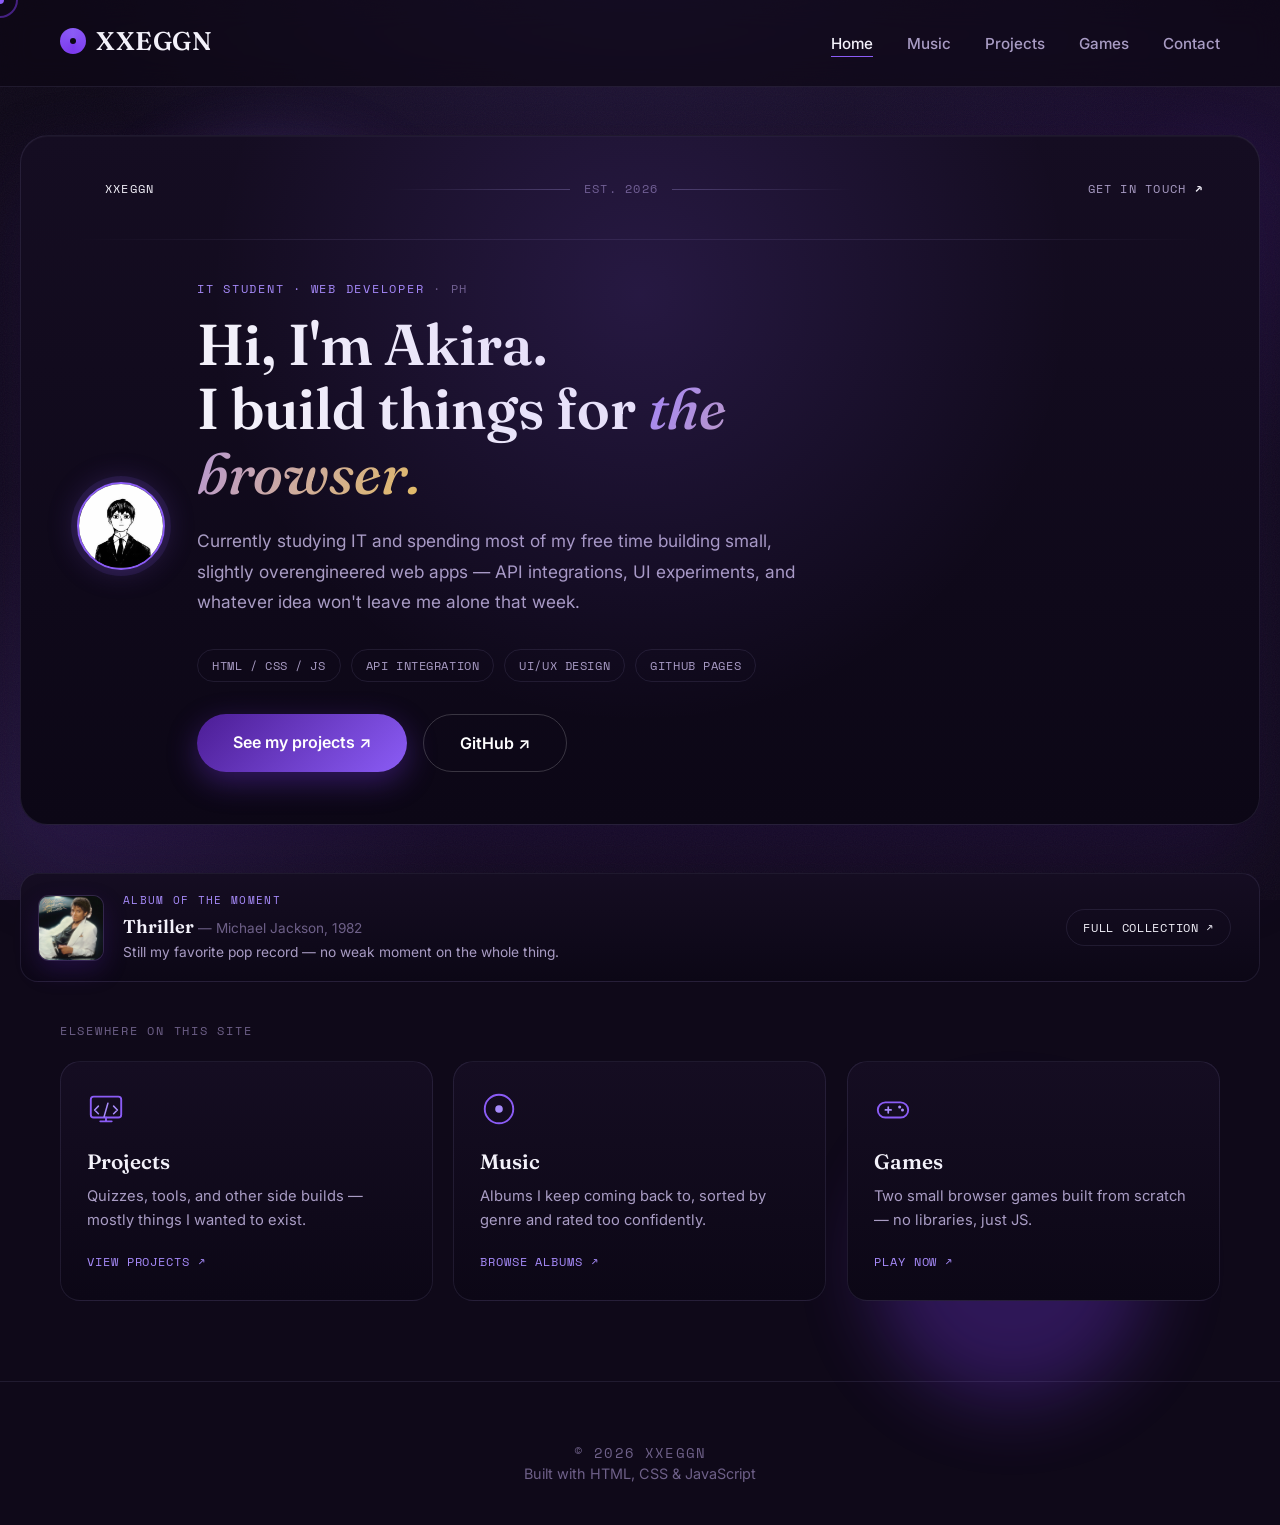
<file: index.html>
<!DOCTYPE html>
<html lang="en">
<head>
    <meta charset="UTF-8">
    <meta name="viewport" content="width=device-width, initial-scale=1.0">
    <title>XXEGGN — IT Student &amp; Web Developer</title>
    <meta name="description" content="Personal site of Akira (xxeggn) — IT student and web developer. Projects, music taste, and small browser games.">
    <link rel="icon" href="images/favicon-32.png" type="image/png">

    <link rel="preconnect" href="https://fonts.googleapis.com">
    <link rel="preconnect" href="https://fonts.gstatic.com" crossorigin>
    <link href="https://fonts.googleapis.com/css2?family=Fraunces:opsz,wght@9..144,500;9..144,600;9..144,900&family=Inter:wght@300;400;500;600;700&family=Space+Mono:wght@400;700&family=Permanent+Marker&display=swap" rel="stylesheet">

    <link rel="stylesheet" href="css/style.css">
    <link rel="stylesheet" href="css/animations.css">
    <link rel="stylesheet" href="css/hero-buttons.css">
    <link rel="stylesheet" href="css/creative-addons.css">
</head>
<body>

    <script>
        if (sessionStorage.getItem("xxeggn-visited")) {
            document.documentElement.classList.add("no-loader");
        } else {
            sessionStorage.setItem("xxeggn-visited", "1");
        }
    </script>

    <div id="loader">
        <div class="loader-rig">
            <div class="loader-vinyl"></div>
            <div class="loader-arm"></div>
        </div>
        <div class="loader-label">XXEGGN</div>
    </div>

    <div id="page-veil"></div>
    <div id="progress-bar"></div>
    <div class="cursor-dot"></div>
    <div class="cursor-outline"></div>

    <!-- Navigation -->
    <nav>
        <a href="index.html" class="logo"><span class="logo-mark"></span>XXEGGN</a>
        <ul>
            <li><a href="index.html" class="active-link">Home</a></li>
            <li><a href="music.html">Music</a></li>
            <li><a href="projects.html">Projects</a></li>
            <li><a href="games.html">Games</a></li>
            <li><a href="contact.html">Contact</a></li>
        </ul>
    </nav>

    <div class="orb-field"><div class="orb o1"></div><div class="orb o2"></div></div>

    <!-- HERO -->
    <section class="panel reveal">
        <div class="panel-top">
            <span class="pt-brand"><span class="logo-mark"></span>XXEGGN</span>
            <span class="pt-mid"><span class="rule"></span>EST. 2026<span class="rule"></span></span>
            <a href="contact.html" class="pt-link">Get in touch <strong>↗</strong></a>
        </div>
        <div class="panel-rule"></div>

        <div class="home-hero">
            <img src="images/profile/me.png" alt="Portrait" class="home-avatar">
            <div>
                <span class="home-eyebrow">IT Student · Web Developer <span>PH</span></span>
                <h1>Hi, I'm Akira.<br>I build things for <em>the browser.</em></h1>
                <p>Currently studying IT and spending most of my free time building small, slightly overengineered web apps — API integrations, UI experiments, and whatever idea won't leave me alone that week.</p>
                <div class="home-stack">
                    <span>HTML / CSS / JS</span>
                    <span>API Integration</span>
                    <span>UI/UX Design</span>
                    <span>GitHub Pages</span>
                </div>
                <div class="hero-buttons">
                    <a href="projects.html" class="btn">See my projects ↗</a>
                    <a href="https://github.com/xxeggn1" class="btn btn-outline" target="_blank" rel="noopener">GitHub ↗</a>
                </div>
            </div>
        </div>
    </section>

    <!-- ALBUM OF THE MOMENT -->
    <section class="aom reveal">
        <div class="aom-cover">
            <img src="images/albums/thriller.webp" alt="Thriller by Michael Jackson">
        </div>
        <div class="aom-body">
            <span class="aom-eyebrow">Album of the moment</span>
            <h2>Thriller <span>— Michael Jackson, 1982</span></h2>
            <p>Still my favorite pop record — no weak moment on the whole thing.</p>
        </div>
        <a href="music.html" class="aom-link">Full collection ↗</a>
    </section>

    <!-- EXPLORE -->
    <section class="explore reveal">
        <span class="explore-eyebrow">Elsewhere on this site</span>
        <div class="explore-grid">
            <a href="projects.html" class="explore-card">
                <div class="explore-icon">
                    <svg viewBox="0 0 40 40" fill="none" xmlns="http://www.w3.org/2000/svg">
                        <rect x="4" y="7" width="32" height="22" rx="3" stroke="#8B5CF6" stroke-width="2"/>
                        <path d="M14 33h12M20 29v4" stroke="#8B5CF6" stroke-width="2" stroke-linecap="round"/>
                        <path d="M12 17l-4 4 4 4M28 17l4 4-4 4M22 14l-4 14" stroke="#A78BFA" stroke-width="1.6" stroke-linecap="round" stroke-linejoin="round"/>
                    </svg>
                </div>
                <h3>Projects</h3>
                <p>Quizzes, tools, and other side builds — mostly things I wanted to exist.</p>
                <span class="explore-go">View projects ↗</span>
            </a>

            <a href="music.html" class="explore-card">
                <div class="explore-icon">
                    <svg viewBox="0 0 40 40" fill="none" xmlns="http://www.w3.org/2000/svg">
                        <circle cx="20" cy="20" r="15" stroke="#8B5CF6" stroke-width="2"/>
                        <circle cx="20" cy="20" r="4" fill="#A78BFA"/>
                    </svg>
                </div>
                <h3>Music</h3>
                <p>Albums I keep coming back to, sorted by genre and rated too confidently.</p>
                <span class="explore-go">Browse albums ↗</span>
            </a>

            <a href="games.html" class="explore-card">
                <div class="explore-icon">
                    <svg viewBox="0 0 40 40" fill="none" xmlns="http://www.w3.org/2000/svg">
                        <rect x="4" y="13" width="32" height="16" rx="8" stroke="#8B5CF6" stroke-width="2"/>
                        <path d="M12 21h6M15 18v6" stroke="#A78BFA" stroke-width="1.8" stroke-linecap="round"/>
                        <circle cx="27" cy="18" r="1.6" fill="#A78BFA"/>
                        <circle cx="30" cy="21" r="1.6" fill="#A78BFA"/>
                    </svg>
                </div>
                <h3>Games</h3>
                <p>Two small browser games built from scratch — no libraries, just JS.</p>
                <span class="explore-go">Play now ↗</span>
            </a>
        </div>
    </section>

    <footer class="footer">
        <p class="footer-mark">© 2026 XXEGGN</p>
        <p>Built with HTML, CSS &amp; JavaScript</p>
    </footer>

    <script src="js/script.js"></script>
    <script src="js/home.js"></script>
</body>
</html>
</file>
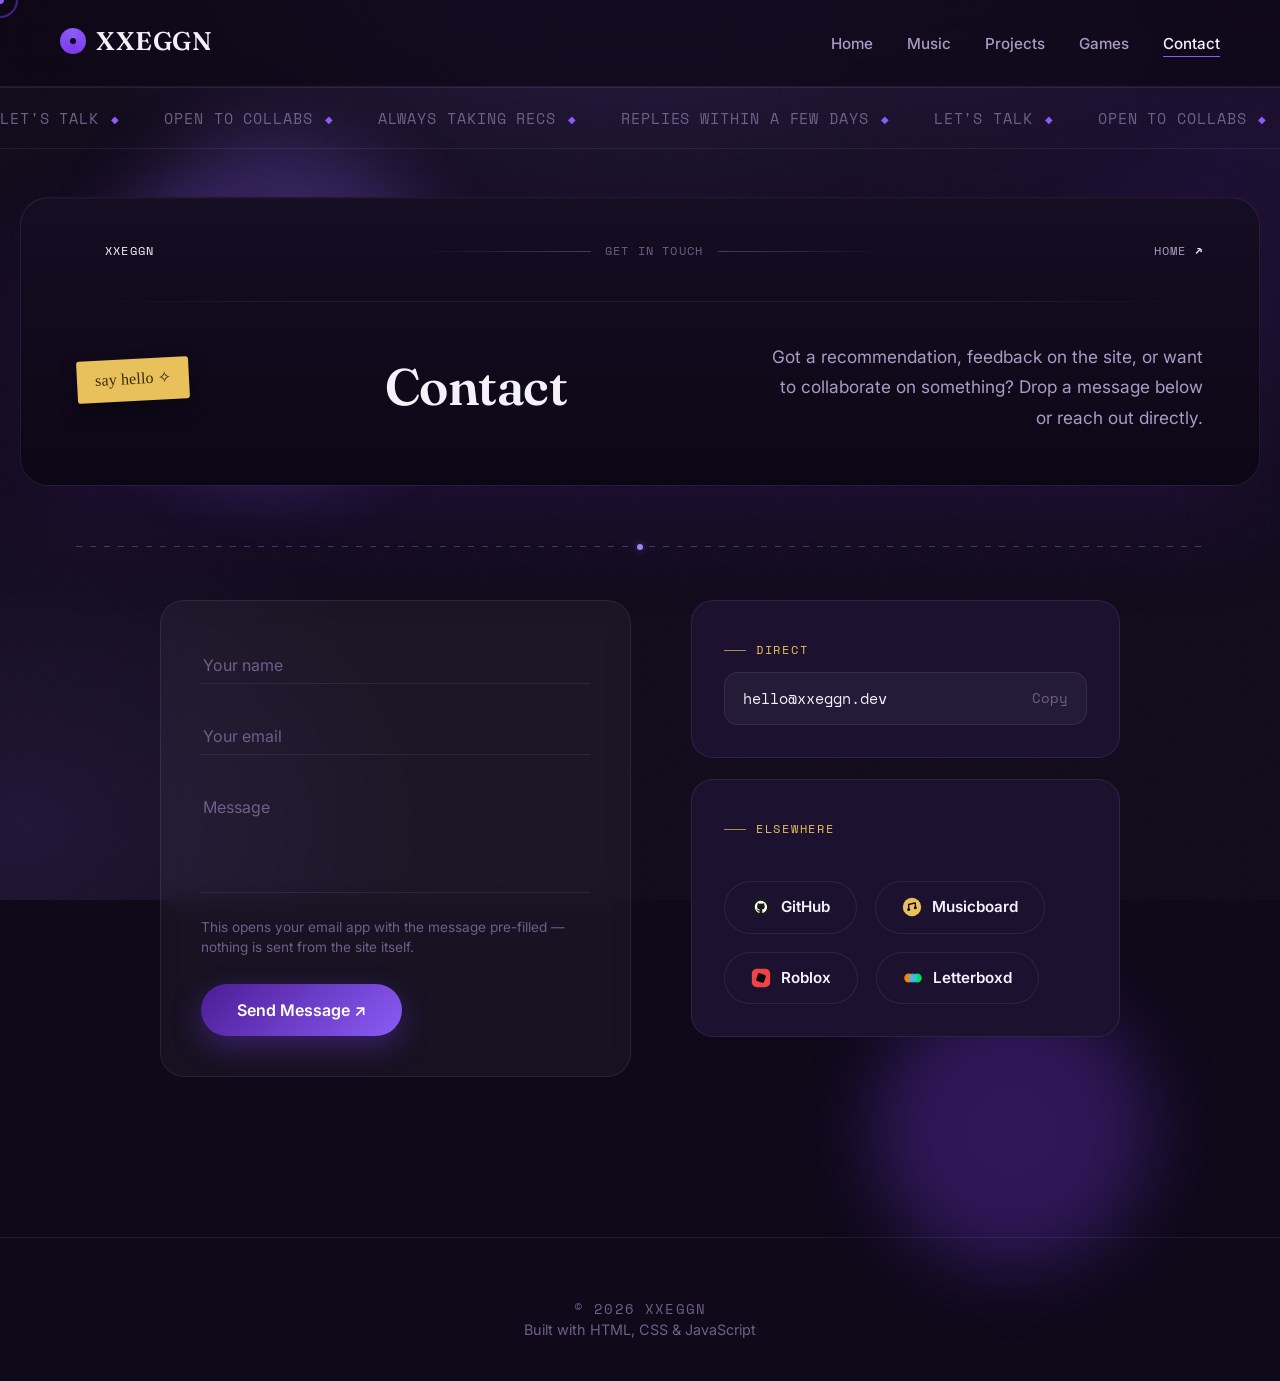
<file: contact.html>
<!DOCTYPE html>
<html lang="en">
<head>
    <meta charset="UTF-8">
    <meta name="viewport" content="width=device-width, initial-scale=1.0">
    <title>Contact — XXEGGN</title>
    <meta name="description" content="Get in touch — email, socials, or send a message directly.">
    <link rel="icon" href="images/favicon-32.png" type="image/png">

    <link rel="preconnect" href="https://fonts.googleapis.com">
    <link rel="preconnect" href="https://fonts.gstatic.com" crossorigin>
    <link href="https://fonts.googleapis.com/css2?family=Fraunces:opsz,wght@9..144,500;9..144,600&family=Inter:wght@300;400;500;600;700&family=Space+Mono:wght@400;700&display=swap" rel="stylesheet">

    <link rel="stylesheet" href="css/style.css">
    <link rel="stylesheet" href="css/animations.css">
    <link rel="stylesheet" href="css/contact.css">
    <link rel="stylesheet" href="css/hero-buttons.css">
    <link rel="stylesheet" href="css/retro-home.css">
    <link rel="stylesheet" href="css/creative-addons.css">
</head>
<body>
    <div class="orb-field"><div class="orb o1"></div><div class="orb o2"></div></div>

    <script>
        if (sessionStorage.getItem("xxeggn-visited")) {
            document.documentElement.classList.add("no-loader");
        } else {
            sessionStorage.setItem("xxeggn-visited", "1");
        }
    </script>

    <div id="loader">
        <div class="loader-rig">
            <div class="loader-vinyl"></div>
            <div class="loader-arm"></div>
        </div>
        <div class="loader-label">XXEGGN</div>
    </div>

    <div id="page-veil"></div>
    <div id="progress-bar"></div>
    <div class="cursor-dot"></div>
    <div class="cursor-outline"></div>

    <nav>
        <a href="index.html" class="logo"><span class="logo-mark"></span>XXEGGN</a>
        <ul>
            <li><a href="index.html">Home</a></li>
            <li><a href="music.html">Music</a></li>
            <li><a href="projects.html">Projects</a></li>
            <li><a href="games.html">Games</a></li>
            <li><a href="contact.html" class="active-link">Contact</a></li>
        </ul>
    </nav>

    <div class="marquee">
        <div class="marquee-track">
            <span>LET'S TALK</span><span>OPEN TO COLLABS</span><span>ALWAYS TAKING RECS</span><span>REPLIES WITHIN A FEW DAYS</span>
            <span>LET'S TALK</span><span>OPEN TO COLLABS</span><span>ALWAYS TAKING RECS</span><span>REPLIES WITHIN A FEW DAYS</span>
        </div>
    </div>

    <header class="panel panel-compact spotlight reveal">
        <div class="panel-top">
            <span class="pt-brand"><span class="logo-mark"></span>XXEGGN</span>
            <span class="pt-mid"><span class="rule"></span>Get In Touch<span class="rule"></span></span>
            <a href="index.html" class="pt-link">Home <strong>↗</strong></a>
        </div>
        <div class="panel-rule"></div>

        <div class="panel-bottom">
            <span class="sticker sticker-gold tilt-l" style="margin-bottom:14px;">say hello ✧</span>
            <h1 class="panel-wordmark">Contact</h1>
            <p class="panel-desc">Got a recommendation, feedback on the site, or want to collaborate on something? Drop a message below or reach out directly.</p>
        </div>
    </header>

    <div class="groove-divider"><span></span><span class="groove-dot"></span><span></span></div>

    <section class="contact-wrap reveal">

        <form class="contact-form tilt-card spotlight" id="contact-form" data-to="hello@xxeggn.dev">
            <div class="form-field">
                <input type="text" id="field-name" placeholder=" " required>
                <label for="field-name">Your name</label>
            </div>
            <div class="form-field">
                <input type="email" id="field-email" placeholder=" " required>
                <label for="field-email">Your email</label>
            </div>
            <div class="form-field">
                <textarea id="field-message" placeholder=" " required></textarea>
                <label for="field-message">Message</label>
            </div>
            <p class="form-note">This opens your email app with the message pre-filled — nothing is sent from the site itself.</p>
            <button type="submit" class="btn">Send Message ↗</button>
        </form>

        <div>
            <div class="contact-card tilt-card spotlight">
                <p class="eyebrow">Direct</p>
                <div class="copy-email" id="copy-email" data-email="hello@xxeggn.dev">
                    <span>hello@xxeggn.dev</span>
                    <span class="copy-icon">Copy</span>
                </div>
            </div>

            <div class="contact-card tilt-card spotlight">
                <p class="eyebrow">Elsewhere</p>
                <div class="social-links" style="justify-content:flex-start;">
                    <a href="https://github.com/xxeggn1" class="social-icon" target="_blank" rel="noopener">
                        <svg viewBox="0 0 24 24"><circle cx="12" cy="12" r="11" fill="#1A1A1A"/><path fill="#fff" d="M12 4.6c-4.1 0-7.4 3.3-7.4 7.4 0 3.3 2.1 6.1 5.1 7.1.4.1.5-.2.5-.4v-1.4c-2.1.4-2.5-1-2.5-1-.3-.8-.8-1-.8-1-.7-.5.1-.5.1-.5.7.1 1.1.7 1.1.7.7 1.1 1.7.8 2.1.6.1-.5.3-.8.5-1-1.7-.2-3.4-.8-3.4-3.7 0-.8.3-1.5.7-2-.1-.2-.3-1 .1-2 0 0 .6-.2 2 .7a6.9 6.9 0 0 1 3.6 0c1.4-.9 2-.7 2-.7.4 1 .2 1.8.1 2 .5.5.7 1.2.7 2 0 2.9-1.7 3.5-3.4 3.7.3.2.5.7.5 1.5v2.2c0 .2.1.5.6.4 3-1 5.1-3.8 5.1-7.1 0-4.1-3.3-7.4-7.4-7.4Z"/></svg>
                        GitHub
                    </a>
                    <a href="#" class="social-icon" target="_blank" rel="noopener">
                        <svg viewBox="0 0 24 24"><circle cx="12" cy="12" r="11" fill="#E8C15C"/><path d="M8 15V9l8-2v6" stroke="#0B0713" stroke-width="1.6" fill="none" stroke-linecap="round" stroke-linejoin="round"/><circle cx="8" cy="15" r="1.8" fill="#0B0713"/><circle cx="16" cy="13" r="1.8" fill="#0B0713"/></svg>
                        Musicboard
                    </a>
                    <a href="#" class="social-icon" target="_blank" rel="noopener">
                        <svg viewBox="0 0 24 24"><rect x="1" y="1" width="22" height="22" rx="6" fill="#EF4444"/><rect x="7" y="7" width="10" height="10" rx="2" fill="#0B0713" transform="rotate(20 12 12)"/></svg>
                        Roblox
                    </a>
                    <a href="#" class="social-icon" target="_blank" rel="noopener">
                        <svg viewBox="0 0 24 24">
                            <circle cx="7" cy="12" r="5.5" fill="#FF8000"/>
                            <circle cx="17" cy="12" r="5.5" fill="#00E054"/>
                            <circle cx="12" cy="12" r="5.5" fill="#40BCF4" fill-opacity=".85"/>
                        </svg>
                        Letterboxd
                    </a>
                </div>
            </div>
        </div>

    </section>

    <footer class="footer">
        <p class="footer-mark">© 2026 XXEGGN</p>
        <p>Built with HTML, CSS &amp; JavaScript</p>
    </footer>

    <script src="js/script.js"></script>
    <script src="js/contact.js"></script>
    <script src="js/creative-addons.js"></script>
</body>
</html>
</file>
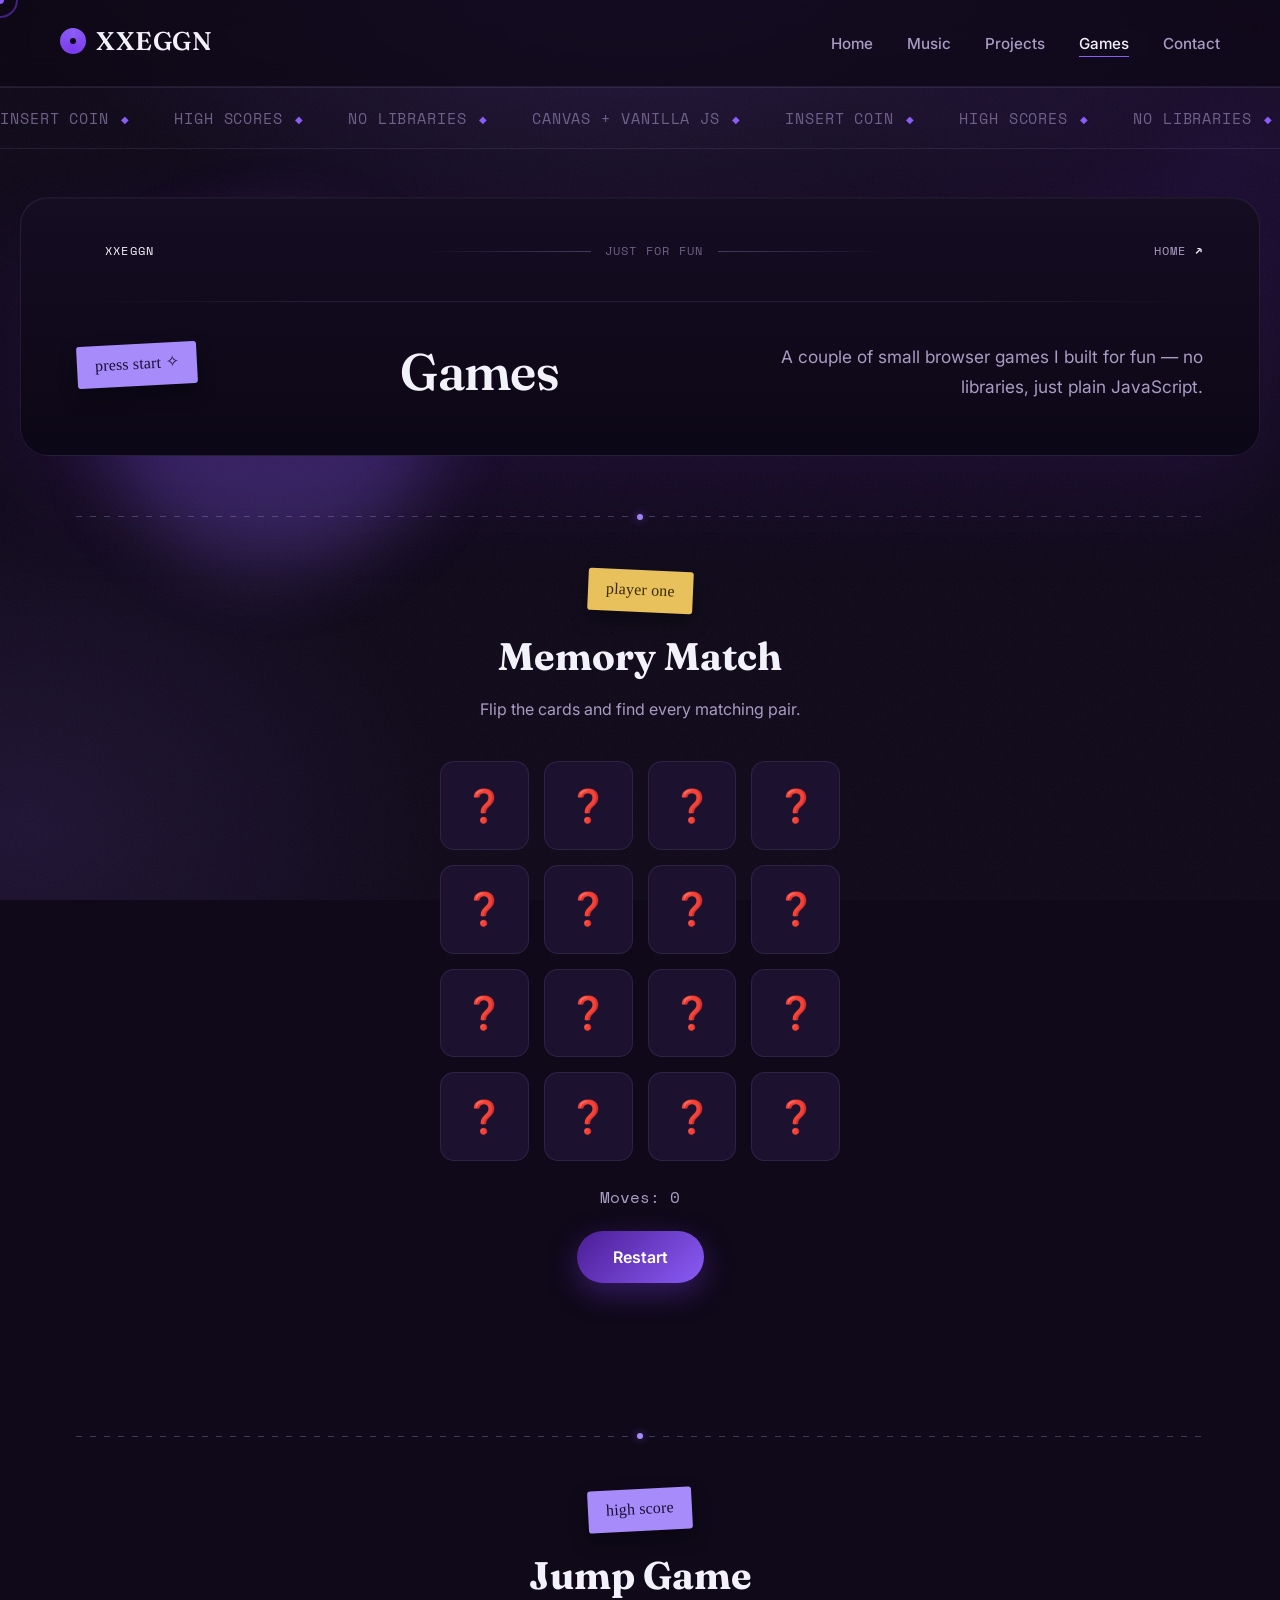
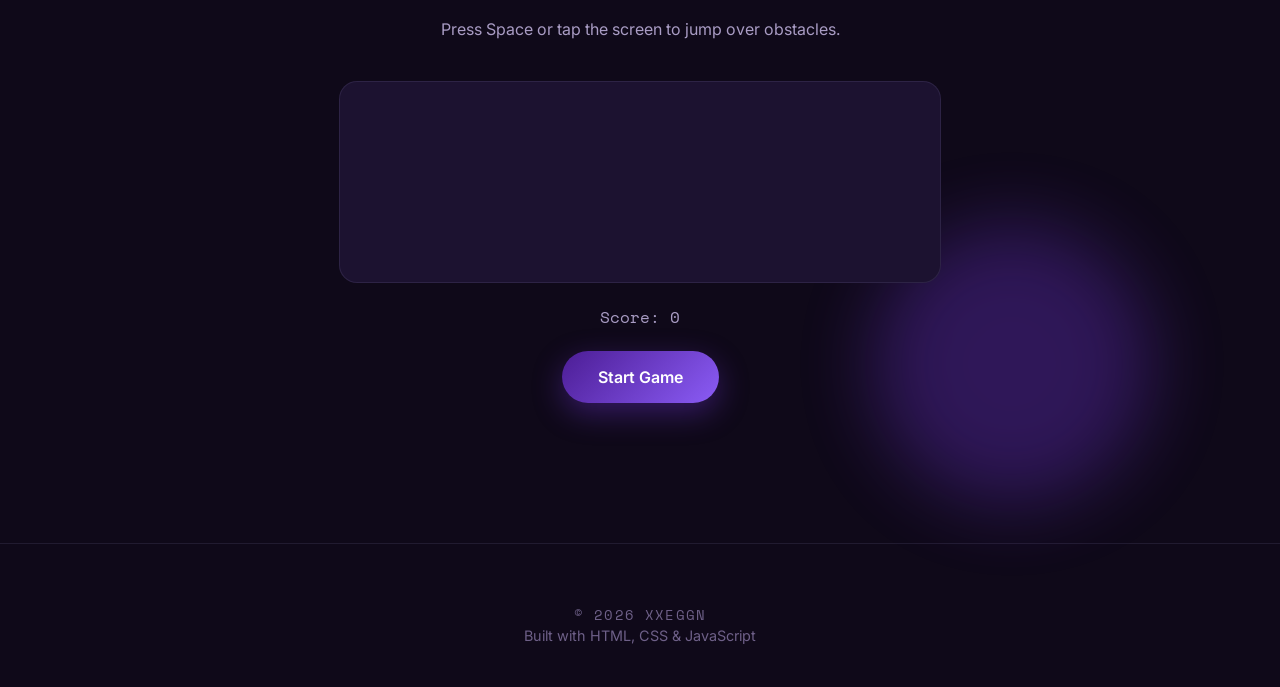
<file: games.html>
<!DOCTYPE html>
<html lang="en">
<head>
    <meta charset="UTF-8">
    <meta name="viewport" content="width=device-width, initial-scale=1.0">
    <title>Games — XXEGGN</title>
    <meta name="description" content="Two small browser games — memory match and a jump game.">
    <link rel="icon" href="images/favicon-32.png" type="image/png">

    <link rel="preconnect" href="https://fonts.googleapis.com">
    <link rel="preconnect" href="https://fonts.gstatic.com" crossorigin>
    <link href="https://fonts.googleapis.com/css2?family=Fraunces:opsz,wght@9..144,500;9..144,600&family=Inter:wght@300;400;500;600;700&family=Space+Mono:wght@400;700&display=swap" rel="stylesheet">

    <link rel="stylesheet" href="css/style.css">
    <link rel="stylesheet" href="css/animations.css">
    <link rel="stylesheet" href="css/games.css">
    <link rel="stylesheet" href="css/hero-buttons.css">
    <link rel="stylesheet" href="css/retro-home.css">
    <link rel="stylesheet" href="css/creative-addons.css">
</head>
<body>
    <div class="orb-field"><div class="orb o1"></div><div class="orb o2"></div></div>

    <script>
        if (sessionStorage.getItem("xxeggn-visited")) {
            document.documentElement.classList.add("no-loader");
        } else {
            sessionStorage.setItem("xxeggn-visited", "1");
        }
    </script>

    <div id="loader">
        <div class="loader-rig">
            <div class="loader-vinyl"></div>
            <div class="loader-arm"></div>
        </div>
        <div class="loader-label">XXEGGN</div>
    </div>

    <div id="page-veil"></div>
    <div id="progress-bar"></div>
    <div class="cursor-dot"></div>
    <div class="cursor-outline"></div>

    <nav>
        <a href="index.html" class="logo"><span class="logo-mark"></span>XXEGGN</a>
        <ul>
            <li><a href="index.html">Home</a></li>
            <li><a href="music.html">Music</a></li>
            <li><a href="projects.html">Projects</a></li>
            <li><a href="games.html" class="active-link">Games</a></li>
            <li><a href="contact.html">Contact</a></li>
        </ul>
    </nav>

    <div class="marquee">
        <div class="marquee-track">
            <span>INSERT COIN</span><span>HIGH SCORES</span><span>NO LIBRARIES</span><span>CANVAS + VANILLA JS</span>
            <span>INSERT COIN</span><span>HIGH SCORES</span><span>NO LIBRARIES</span><span>CANVAS + VANILLA JS</span>
        </div>
    </div>

    <header class="panel panel-compact spotlight reveal">
        <div class="panel-top">
            <span class="pt-brand"><span class="logo-mark"></span>XXEGGN</span>
            <span class="pt-mid"><span class="rule"></span>Just for Fun<span class="rule"></span></span>
            <a href="index.html" class="pt-link">Home <strong>↗</strong></a>
        </div>
        <div class="panel-rule"></div>

        <div class="panel-bottom">
            <span class="sticker sticker-violet tilt-l" style="margin-bottom:14px;">press start ✧</span>
            <h1 class="panel-wordmark">Games</h1>
            <p class="panel-desc">A couple of small browser games I built for fun — no libraries, just plain JavaScript.</p>
        </div>
    </header>

    <div class="groove-divider"><span></span><span class="groove-dot"></span><span></span></div>

    <section id="memory-game" class="game-section reveal spotlight">
        <span class="sticker sticker-gold tilt-r" style="margin-bottom:16px;">player one</span>
        <h2>Memory Match</h2>
        <p class="game-intro">Flip the cards and find every matching pair.</p>
        <div class="memory-grid" id="memory-grid"></div>
        <p id="memory-status">Moves: 0</p>
        <button id="memory-reset-btn" class="btn">Restart</button>
    </section>

    <div class="groove-divider"><span></span><span class="groove-dot"></span><span></span></div>

    <section id="jump-game" class="game-section reveal spotlight">
        <span class="sticker sticker-violet tilt-l" style="margin-bottom:16px;">high score</span>
        <h2>Jump Game</h2>
        <p class="game-intro">Press Space or tap the screen to jump over obstacles.</p>
        <canvas id="jump-canvas" width="600" height="200"></canvas>
        <p id="jump-score">Score: 0</p>
        <button id="jump-start-btn" class="btn">Start Game</button>
    </section>

    <footer class="footer">
        <p class="footer-mark">© 2026 XXEGGN</p>
        <p>Built with HTML, CSS &amp; JavaScript</p>
    </footer>

    <script src="js/script.js"></script>
    <script src="js/games.js"></script>
    <script src="js/creative-addons.js"></script>
</body>
</html>
</file>
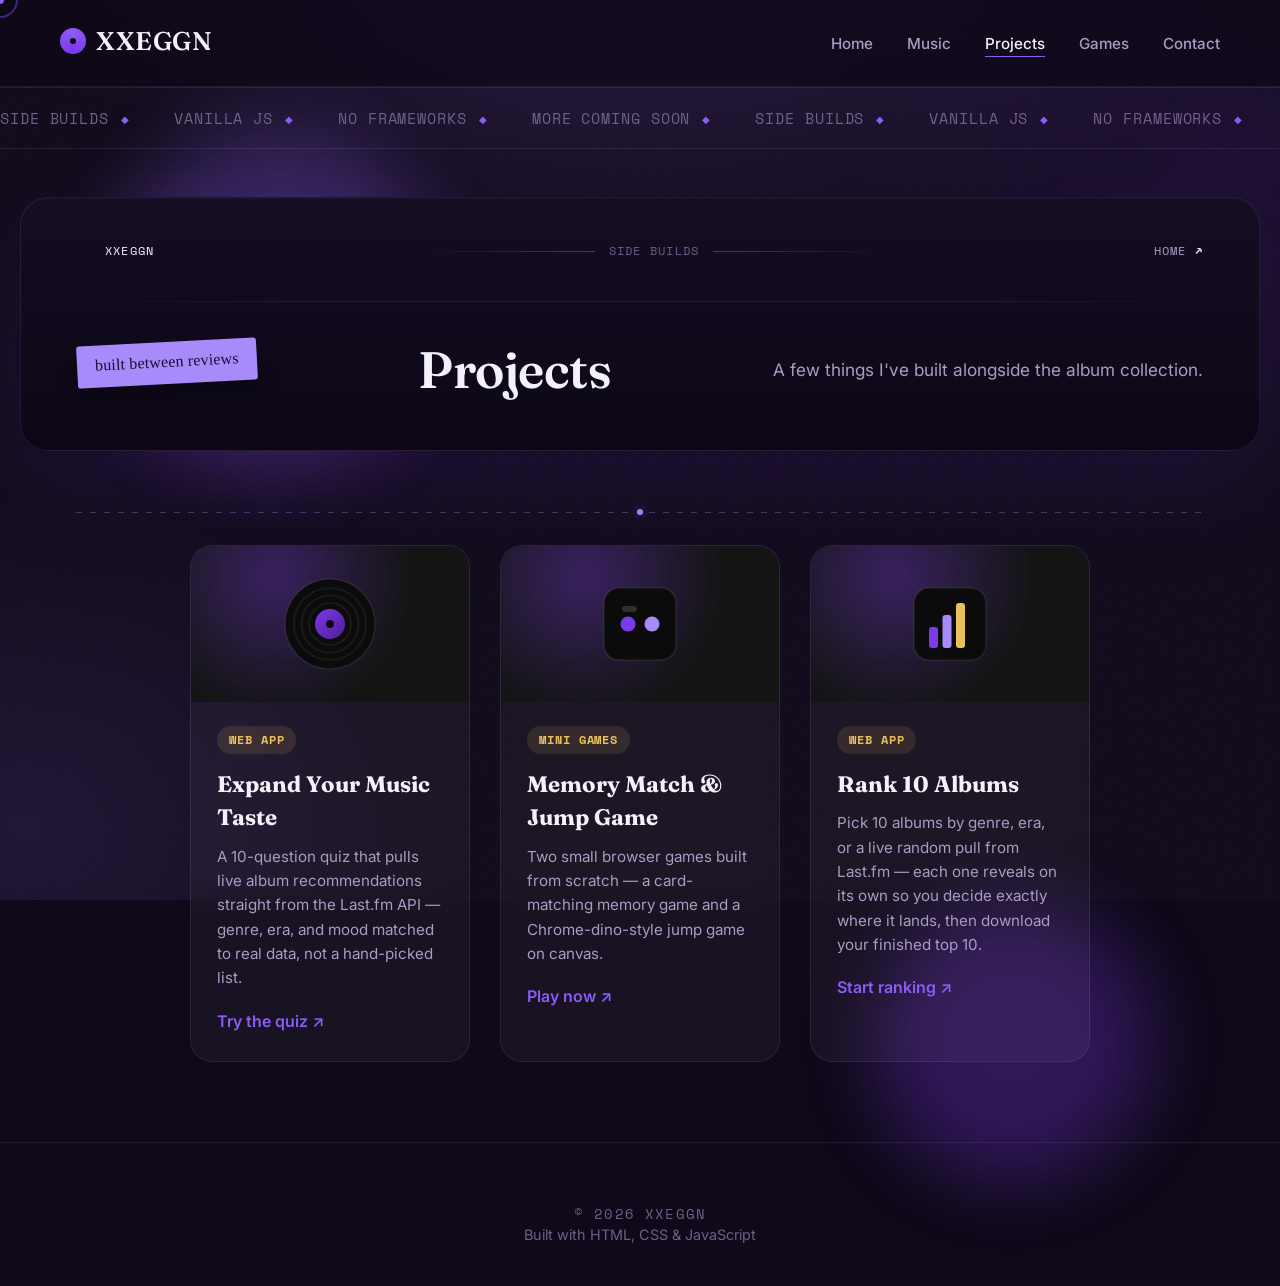
<file: projects.html>
<!DOCTYPE html>
<html lang="en">
<head>
    <meta charset="UTF-8">
    <meta name="viewport" content="width=device-width, initial-scale=1.0">
    <title>Projects — XXEGGN</title>
    <meta name="description" content="A few things I've built alongside the album collection.">
    <link rel="icon" href="images/favicon-32.png" type="image/png">

    <link rel="preconnect" href="https://fonts.googleapis.com">
    <link rel="preconnect" href="https://fonts.gstatic.com" crossorigin>
    <link href="https://fonts.googleapis.com/css2?family=Fraunces:opsz,wght@9..144,500;9..144,600&family=Inter:wght@300;400;500;600;700&family=Space+Mono:wght@400;700&display=swap" rel="stylesheet">

    <link rel="stylesheet" href="css/style.css">
    <link rel="stylesheet" href="css/animations.css">
    <link rel="stylesheet" href="css/projects-section.css">
    <link rel="stylesheet" href="css/hero-buttons.css">
    <link rel="stylesheet" href="css/retro-home.css">
    <link rel="stylesheet" href="css/creative-addons.css">
</head>
<body>
    <div class="orb-field"><div class="orb o1"></div><div class="orb o2"></div></div>

    <script>
        if (sessionStorage.getItem("xxeggn-visited")) {
            document.documentElement.classList.add("no-loader");
        } else {
            sessionStorage.setItem("xxeggn-visited", "1");
        }
    </script>

    <div id="loader">
        <div class="loader-rig">
            <div class="loader-vinyl"></div>
            <div class="loader-arm"></div>
        </div>
        <div class="loader-label">XXEGGN</div>
    </div>

    <div id="page-veil"></div>
    <div id="progress-bar"></div>
    <div class="cursor-dot"></div>
    <div class="cursor-outline"></div>

    <nav>
        <a href="index.html" class="logo"><span class="logo-mark"></span>XXEGGN</a>
        <ul>
            <li><a href="index.html">Home</a></li>
            <li><a href="music.html">Music</a></li>
            <li><a href="projects.html" class="active-link">Projects</a></li>
            <li><a href="games.html">Games</a></li>
            <li><a href="contact.html">Contact</a></li>
        </ul>
    </nav>

    <div class="marquee">
        <div class="marquee-track">
            <span>SIDE BUILDS</span><span>VANILLA JS</span><span>NO FRAMEWORKS</span><span>MORE COMING SOON</span>
            <span>SIDE BUILDS</span><span>VANILLA JS</span><span>NO FRAMEWORKS</span><span>MORE COMING SOON</span>
        </div>
    </div>

    <header class="panel panel-compact spotlight reveal">
        <div class="panel-top">
            <span class="pt-brand"><span class="logo-mark"></span>XXEGGN</span>
            <span class="pt-mid"><span class="rule"></span>Side Builds<span class="rule"></span></span>
            <a href="index.html" class="pt-link">Home <strong>↗</strong></a>
        </div>
        <div class="panel-rule"></div>

        <div class="panel-bottom">
            <span class="sticker sticker-violet tilt-l" style="margin-bottom:14px;">built between reviews</span>
            <h1 class="panel-wordmark">Projects</h1>
            <p class="panel-desc">A few things I've built alongside the album collection.</p>
        </div>
    </header>

    <div class="groove-divider"><span></span><span class="groove-dot"></span><span></span></div>

    <section id="projects" class="music-page reveal">
        <div class="project-grid">

            <a href="https://xxeggn1.github.io/expand-your-music-taste/" target="_blank" rel="noopener" class="project-card tilt-card spotlight">
                <div class="project-art">
                    <svg viewBox="0 0 64 64" xmlns="http://www.w3.org/2000/svg">
                        <defs>
                            <linearGradient id="pg" x1="0%" y1="0%" x2="100%" y2="100%">
                                <stop offset="0%" stop-color="#7C3AED"/>
                                <stop offset="100%" stop-color="#4C1D95"/>
                            </linearGradient>
                        </defs>
                        <circle cx="32" cy="32" r="30" fill="#0B0B0B"/>
                        <circle cx="32" cy="32" r="30" fill="none" stroke="rgba(255,255,255,.08)" stroke-width="1"/>
                        <circle cx="32" cy="32" r="24" fill="none" stroke="rgba(255,255,255,.06)" stroke-width="1.4"/>
                        <circle cx="32" cy="32" r="19" fill="none" stroke="rgba(255,255,255,.06)" stroke-width="1.4"/>
                        <circle cx="32" cy="32" r="14" fill="none" stroke="rgba(255,255,255,.06)" stroke-width="1.4"/>
                        <circle cx="32" cy="32" r="10" fill="url(#pg)"/>
                        <circle cx="32" cy="32" r="2.6" fill="#0B0B0B"/>
                    </svg>
                </div>
                <div class="project-body">
                    <span class="project-tag">Web App</span>
                    <h3>Expand Your Music Taste</h3>
                    <p>A 10-question quiz that pulls live album recommendations straight from the Last.fm API — genre, era, and mood matched to real data, not a hand-picked list.</p>
                    <span class="project-link">Try the quiz ↗</span>
                </div>
            </a>

            <a href="games.html" class="project-card tilt-card spotlight">
                <div class="project-art">
                    <svg viewBox="0 0 64 64" xmlns="http://www.w3.org/2000/svg">
                        <rect x="8" y="8" width="48" height="48" rx="10" fill="#0B0B0B"/>
                        <rect x="8" y="8" width="48" height="48" rx="10" fill="none" stroke="rgba(255,255,255,.08)"/>
                        <circle cx="24" cy="32" r="5" fill="#7C3AED"/>
                        <circle cx="40" cy="32" r="5" fill="#A78BFA"/>
                        <rect x="20" y="20" width="10" height="4" rx="2" fill="rgba(255,255,255,.15)"/>
                    </svg>
                </div>
                <div class="project-body">
                    <span class="project-tag">Mini Games</span>
                    <h3>Memory Match &amp; Jump Game</h3>
                    <p>Two small browser games built from scratch — a card-matching memory game and a Chrome-dino-style jump game on canvas.</p>
                    <span class="project-link">Play now ↗</span>
                </div>
            </a>

            <a href="https://xxeggn1.github.io/RANK-10-ALBUMS/" target="_blank" rel="noopener" class="project-card tilt-card spotlight">
                <div class="project-art">
                    <svg viewBox="0 0 64 64" xmlns="http://www.w3.org/2000/svg">
                        <rect x="8" y="8" width="48" height="48" rx="10" fill="#0B0B0B"/>
                        <rect x="8" y="8" width="48" height="48" rx="10" fill="none" stroke="rgba(255,255,255,.08)"/>
                        <rect x="18" y="34" width="6" height="14" rx="2" fill="#7C3AED"/>
                        <rect x="27" y="26" width="6" height="22" rx="2" fill="#A78BFA"/>
                        <rect x="36" y="18" width="6" height="30" rx="2" fill="#E8C15C"/>
                    </svg>
                </div>
                <div class="project-body">
                    <span class="project-tag">Web App</span>
                    <h3>Rank 10 Albums</h3>
                    <p>Pick 10 albums by genre, era, or a live random pull from Last.fm — each one reveals on its own so you decide exactly where it lands, then download your finished top 10.</p>
                    <span class="project-link">Start ranking ↗</span>
                </div>
            </a>

        </div>
    </section>

    <footer class="footer">
        <p class="footer-mark">© 2026 XXEGGN</p>
        <p>Built with HTML, CSS &amp; JavaScript</p>
    </footer>

    <script src="js/script.js"></script>
    <script src="js/creative-addons.js"></script>
</body>
</html>
</file>
<file: css/style.css>
/* =====================================================
   XXEGGN — CORE STYLESHEET
   Design language: liner notes / turntable
   ===================================================== */

:root{
    --void:#0B0713;
    --panel:#150D22;
    --panel-2:#1C1230;
    --line: rgba(196,181,253,.10);

    --violet:#8B5CF6;
    --violet-2:#A78BFA;
    --violet-deep:#4C1D95;
    --magenta:#7C3AED;
    --gold:#E8C15C;

    --ink:#F3F1FA;
    --ink-dim:#A99CC4;
    --ink-faint:#6E6088;

    --grad-signature: linear-gradient(135deg,var(--violet-deep),var(--violet));
    --base:#0F0919;

    --font-display:"Fraunces","Poppins",serif;
    --font-body:"Inter",sans-serif;
    --font-mono:"Space Mono",monospace;

    --ease: cubic-bezier(.16,.84,.44,1);
}

*{ margin:0; padding:0; box-sizing:border-box; }

html{ scroll-behavior:smooth; }

body{
    position:relative;
    overflow-x:hidden;
    background:
        radial-gradient(ellipse 1000px 560px at 50% -8%, rgba(139,92,246,.22), transparent 62%),
        radial-gradient(ellipse 640px 520px at 96% 18%, rgba(76,29,149,.20), transparent 60%),
        radial-gradient(ellipse 700px 560px at 2% 92%, rgba(139,92,246,.12), transparent 60%),
        var(--base);
    background-attachment:fixed;
    color:var(--ink);
    font-family:var(--font-body);
    line-height:1.5;
}

section{ scroll-margin-top:110px; }

a{ color:inherit; }

img{ display:block; max-width:100%; }

::selection{ background:var(--violet); color:#fff; }

body::after{
    content:"";
    position:fixed;
    inset:0;
    z-index:-1;
    opacity:.05;
    pointer-events:none;
    background-image:url("data:image/svg+xml,%3Csvg xmlns='http://www.w3.org/2000/svg' width='100' height='100'%3E%3Cfilter id='n'%3E%3CfeTurbulence type='fractalNoise' baseFrequency='0.9' numOctaves='2' stitchTiles='stitch'/%3E%3C/filter%3E%3Crect width='100%25' height='100%25' filter='url(%23n)'/%3E%3C/svg%3E");
}

/* ===== PANEL (black card component) ===== */

.panel{
    max-width:1240px;
    margin:48px auto;
    background:linear-gradient(180deg,var(--panel),#0C0716);
    border:1px solid var(--line);
    border-radius:28px;
    padding:44px 56px 52px;
    position:relative;
    overflow:hidden;
    box-shadow:0 40px 90px rgba(76,29,149,.18), inset 0 1px 0 rgba(255,255,255,.03);
}

.panel::before{
    content:"";
    position:absolute;
    top:-40%; left:50%;
    transform:translateX(-50%);
    width:70%;
    aspect-ratio:1/1;
    background:radial-gradient(circle,rgba(139,92,246,.16),transparent 70%);
    pointer-events:none;
}

.panel-top{
    display:flex;
    align-items:center;
    justify-content:space-between;
    gap:24px;
    font-family:var(--font-mono);
    font-size:.78rem;
    letter-spacing:.1em;
    text-transform:uppercase;
    color:var(--ink-faint);
}

.panel-top .pt-brand{ display:flex; align-items:center; gap:10px; color:var(--ink); }
.panel-top .pt-brand .logo-mark{ width:18px; height:18px; }

.panel-top .pt-mid{ flex:1; display:flex; align-items:center; gap:14px; max-width:460px; margin:0 40px; }
.panel-top .pt-mid .rule{ flex:1; height:1px; background:linear-gradient(90deg,transparent,rgba(196,181,253,.28)); }
.panel-top .pt-mid .rule:last-child{ background:linear-gradient(90deg,rgba(196,181,253,.28),transparent); }

.panel-top .pt-mid > span:not(.rule){
    display:inline-flex;
    align-items:center;
    gap:8px;
    padding:7px 16px;
    border:1px solid rgba(196,181,253,.25);
    border-radius:999px;
    background:rgba(139,92,246,.08);
    color:var(--ink-dim);
    white-space:nowrap;
}

.panel-top .pt-link{ text-decoration:none; color:var(--ink-dim); transition:.3s; white-space:nowrap; }
.panel-top .pt-link:hover{ color:var(--gold); }
.panel-top .pt-link strong{ color:var(--ink); }

.panel-rule{ height:1px; background:linear-gradient(90deg,transparent,var(--line) 20%,var(--line) 80%,transparent); margin:40px 0; }

.panel-bottom{
    display:flex;
    align-items:flex-end;
    justify-content:space-between;
    gap:40px;
    flex-wrap:wrap;
}

.panel-wordmark-row{ display:flex; align-items:center; gap:22px; }

.panel-avatar{
    width:72px; height:72px;
    border-radius:50%;
    object-fit:cover;
    border:3px solid var(--violet);
    flex-shrink:0;
}

.panel-wordmark{
    font-family:var(--font-display);
    font-weight:600;
    font-size:clamp(2.6rem,6vw,4.6rem);
    line-height:.95;
    letter-spacing:-.01em;
}

.panel-desc{
    max-width:440px;
    color:var(--ink-dim);
    font-size:1.08rem;
    line-height:1.75;
    text-align:right;
}

/* ===== compact panel (sub-page headers) ===== */

.panel-compact .panel-bottom{ align-items:center; }
.panel-compact .panel-wordmark{ font-size:clamp(2rem,4.4vw,3.2rem); }

@media (max-width:900px){
    .panel{ padding:32px 24px 40px; border-radius:22px; }
    .panel-top{ flex-wrap:wrap; justify-content:center; text-align:center; }
    .panel-top .pt-mid{ order:3; width:100%; margin:14px 0 0; }
    .panel-rule{ margin:28px 0; }
    .panel-bottom{ flex-direction:column; align-items:center; text-align:center; }
    .panel-desc{ text-align:center; }
    .panel-wordmark-row{ flex-direction:column; }
}

/* ===== eyebrow / catalog labels (signature detail) ===== */

.eyebrow{
    display:inline-flex;
    align-items:center;
    gap:10px;
    font-family:var(--font-mono);
    font-size:.78rem;
    letter-spacing:.14em;
    text-transform:uppercase;
    color:var(--gold);
    margin-bottom:18px;
}

.eyebrow::before{
    content:"";
    width:22px;
    height:1px;
    background:var(--gold);
    opacity:.7;
}

/* ===== NAVIGATION ===== */

nav{
    position:sticky;
    top:0;
    z-index:1000;

    display:flex;
    justify-content:space-between;
    align-items:center;

    padding:22px 60px;

    background:rgba(13,8,22,.72);
    backdrop-filter:blur(14px);
    border-bottom:1px solid var(--line);

    transition:background .4s ease, padding .4s ease, box-shadow .4s ease;
}

nav.scrolled{
    background:rgba(11,7,19,.88);
    padding:14px 60px;
    box-shadow:0 10px 30px rgba(0,0,0,.4);
}

.logo{
    display:flex;
    align-items:center;
    gap:10px;
    font-family:var(--font-display);
    font-size:1.6rem;
    font-weight:600;
    letter-spacing:.02em;
    text-decoration:none;
    color:var(--ink);
}

.logo .logo-mark{
    width:26px;
    height:26px;
    border-radius:50%;
    background:conic-gradient(from 0deg, var(--violet), var(--magenta), var(--violet));
    position:relative;
    animation:spinSlow 6s linear infinite;
    flex-shrink:0;
}

.logo .logo-mark::after{
    content:"";
    position:absolute;
    inset:38%;
    background:var(--void);
    border-radius:50%;
}

nav ul{
    display:flex;
    gap:34px;
    list-style:none;
}

nav a{
    position:relative;
    text-decoration:none;
    color:var(--ink-dim);
    font-size:.95rem;
    font-weight:500;
    transition:color .3s;
    padding-bottom:4px;
}

nav a::after{
    content:"";
    position:absolute;
    left:0; bottom:0;
    width:0; height:1px;
    background:var(--gold);
    transition:width .3s var(--ease);
}

nav a:hover{ color:var(--ink); }
nav a:hover::after{ width:100%; }

nav a.active-link{ color:var(--ink); }
nav a.active-link::after{ width:100%; background:var(--violet); }

/* ===== HERO (shared shell for sub-pages) ===== */

.hero{
    max-width:1240px;
    margin:0 auto;
    min-height:100vh;
    display:flex;
    align-items:center;
    justify-content:space-between;
    gap:80px;
    padding:40px;
}

.hero-left, .hero-right{ flex:1; will-change:transform; }

.hero h1{
    font-family:var(--font-display);
    font-weight:600;
    font-size:4.6rem;
    line-height:1.02;
    word-break:break-word;
}

.hero p{
    font-size:1.25rem;
    color:var(--ink-dim);
    max-width:520px;
    margin:22px 0 40px;
    line-height:1.7;
}

.page-hero{
    min-height:48vh;
    text-align:center;
    justify-content:center;
}

.page-hero .hero-right{ flex:none; max-width:720px; }
.page-hero p{ margin-left:auto; margin-right:auto; }

/* ===== BUTTONS ===== */

.btn{
    display:inline-block;
    padding:16px 36px;
    border-radius:999px;
    background:var(--grad-signature);
    color:#fff;
    text-decoration:none;
    font-weight:600;
    border:none;
    cursor:pointer;
    font-size:1rem;
    font-family:var(--font-body);
    transition:transform .3s var(--ease), box-shadow .3s ease;
    box-shadow:0 10px 30px rgba(124,58,237,.35);
}

.btn:hover{ box-shadow:0 16px 40px rgba(124,58,237,.5); }

.btn-outline{
    background:transparent;
    border:1px solid rgba(255,255,255,.18);
    box-shadow:none;
}

.btn-outline:hover{
    border-color:var(--violet);
    background:rgba(124,58,237,.12);
}

.hero-buttons{ display:flex; flex-wrap:wrap; gap:16px; }

/* ===== ABOUT ===== */

.about{
    max-width:1080px;
    margin:120px auto;
    padding:20px;
    display:flex;
    gap:70px;
    align-items:center;
}

.about-copy{ flex:1; }

.about-copy h2{
    font-family:var(--font-display);
    font-size:2.6rem;
    margin-bottom:24px;
}

.about-copy p{ color:var(--ink-dim); line-height:1.85; font-size:1.08rem; margin-bottom:16px; }

.bio-quote{
    font-family:var(--font-display);
    font-style:italic;
    font-weight:600;
    font-size:clamp(1.6rem,3vw,2.2rem);
    color:var(--ink);
    line-height:1.35;
    margin:14px 0 22px;
    max-width:520px;
}

.profile-image{
    width:260px;
    height:260px;
    object-fit:cover;
    object-position:center;
    border-radius:50%;
    border:4px solid var(--violet);
    box-shadow:0 0 25px rgba(124,58,237,.5), 0 0 60px rgba(124,58,237,.25);
    transition:transform .4s var(--ease);
    flex-shrink:0;
}

.profile-image:hover{ transform:scale(1.05) rotate(-2deg); }

.stat-row{
    display:flex;
    gap:36px;
    margin-top:32px;
}

.stat{ text-align:left; }

.stat .stat-num{
    font-family:var(--font-display);
    font-size:2.2rem;
    color:var(--gold);
    display:block;
}

.stat .stat-label{
    font-size:.85rem;
    color:var(--ink-faint);
    text-transform:uppercase;
    letter-spacing:.08em;
}

.about .vinyl-stage{ flex:0 0 340px; max-width:340px; }

/* ===== SECTION HEADINGS ===== */

.section-head{ text-align:center; max-width:640px; margin:0 auto 56px; }

.section-head h2{
    font-family:var(--font-display);
    font-size:2.8rem;
    margin-bottom:14px;
}

.section-head p{ color:var(--ink-dim); font-size:1.08rem; line-height:1.7; }

/* ===== QUICK LINKS GRID (home) ===== */

.explore{ max-width:1200px; margin:140px auto; padding:20px; }

.explore-grid{
    display:grid;
    grid-template-columns:repeat(3,1fr);
    gap:26px;
}

.explore-card{
    position:relative;
    display:block;
    text-decoration:none;
    color:var(--ink);
    background:rgba(255,255,255,.04);
    border:1px solid var(--line);
    backdrop-filter:blur(12px);
    border-radius:22px;
    padding:34px 30px;
    overflow:hidden;
    transition:transform .4s var(--ease), border-color .4s ease, box-shadow .4s ease;
}

.explore-card:hover{
    transform:translateY(-10px);
    border-color:var(--violet);
    box-shadow:0 25px 50px rgba(124,58,237,.3);
}

.explore-card .ec-icon{
    width:46px; height:46px;
    margin-bottom:22px;
    border-radius:50%;
    display:flex; align-items:center; justify-content:center;
    background:var(--grad-signature);
    font-size:1.3rem;
}

.explore-card h3{ font-family:var(--font-display); font-size:1.4rem; margin-bottom:10px; }
.explore-card p{ color:var(--ink-dim); font-size:.98rem; line-height:1.6; margin-bottom:18px; }
.explore-card .ec-link{ font-weight:600; color:var(--gold); font-size:.92rem; }

/* ===== FOOTER ===== */

.footer{
    text-align:center;
    padding:60px 20px 40px;
    color:var(--ink-faint);
    font-size:.9rem;
    border-top:1px solid var(--line);
    margin-top:80px;
}

.footer .footer-mark{ font-family:var(--font-mono); letter-spacing:.08em; }

/* ===== SOCIAL LINKS ===== */

.social-links{ display:flex; justify-content:center; gap:18px; flex-wrap:wrap; margin-top:30px; }

.social-icon{
    display:flex; align-items:center; justify-content:center; gap:10px;
    padding:14px 26px;
    background:var(--panel-2);
    border:1px solid var(--line);
    border-radius:999px;
    color:var(--ink);
    text-decoration:none;
    font-weight:600;
    font-size:.95rem;
    transition:all .3s ease;
}

.social-icon svg{ width:20px; height:20px; flex-shrink:0; }

.social-icon:hover{
    background:var(--grad-signature);
    transform:translateY(-6px);
    box-shadow:0 12px 28px rgba(124,58,237,.4);
    border-color:transparent;
}

/* ===== LOADER ===== */

#loader{
    position:fixed; inset:0;
    background:var(--base);
    z-index:99999;
    display:flex; flex-direction:column; align-items:center; justify-content:center;
    transition:opacity .3s ease, visibility .3s ease;
}

#loader.hidden{ opacity:0; visibility:hidden; pointer-events:none; }

html.no-loader #loader{ display:none; }

.loader-rig{ position:relative; width:78px; height:78px; }

.loader-vinyl{
    position:relative;
    width:78px; height:78px;
    border-radius:50%;
    background:repeating-radial-gradient(circle, #1a1327 0 2px, #100a1a 2px 5px);
    border:2px solid rgba(196,181,253,.14);
    animation:spinSlow .85s linear infinite;
    animation-play-state:paused;
    animation-delay:.85s;
    display:flex; align-items:center; justify-content:center;
}

.loader-vinyl::after{
    content:"";
    width:26px; height:26px;
    border-radius:50%;
    background:var(--grad-signature);
}

#loader:not(.hidden) .loader-vinyl{ animation-play-state:running; }

.loader-arm{
    position:absolute;
    top:-16px; right:-10px;
    width:6px; height:60px;
    border-radius:5px;
    background:linear-gradient(180deg,var(--ink-faint),var(--violet-2));
    transform-origin:top center;
    transform:rotate(-36deg);
    animation:armDrop .55s var(--ease) .3s forwards;
}

.loader-arm::after{
    content:"";
    position:absolute;
    bottom:-5px; left:50%;
    transform:translateX(-50%);
    width:12px; height:12px;
    border-radius:50%;
    background:var(--gold);
    box-shadow:0 0 10px rgba(232,193,92,.5);
}

@keyframes armDrop{ to{ transform:rotate(-4deg); } }

.loader-label{
    margin-top:26px;
    font-family:var(--font-mono);
    font-size:.78rem;
    letter-spacing:.32em;
    color:var(--ink-faint);
    opacity:0;
    animation:loaderLabelIn .5s ease .85s forwards;
}

@keyframes loaderLabelIn{ from{ opacity:0; transform:translateY(6px); } to{ opacity:1; transform:translateY(0); } }

@keyframes spinSlow{ to{ transform:rotate(360deg); } }

/* ===== SCROLL PROGRESS ===== */

#progress-bar{
    position:fixed; top:0; left:0;
    height:3px; width:0%;
    background:var(--grad-signature);
    z-index:10000;
    transition:width .1s ease;
}

/* ===== CUSTOM CURSOR ===== */

.cursor-dot, .cursor-outline{
    position:fixed; top:0; left:0;
    border-radius:50%;
    pointer-events:none;
    z-index:9998;
    transform:translate(-50%,-50%);
}

.cursor-dot{ width:8px; height:8px; background:var(--violet); }

.cursor-outline{
    width:36px; height:36px;
    border:2px solid rgba(124,58,237,.5);
    transition:width .2s ease, height .2s ease, border-color .2s ease;
}

.cursor-outline.hover{ width:64px; height:64px; border-color:var(--gold); }

@media (max-width:900px){
    .cursor-dot, .cursor-outline{ display:none; }
}

/* ===== PAGE TRANSITION VEIL ===== */

#page-veil{
    position:fixed; inset:0;
    background:var(--void);
    z-index:99998;
    transform:translateY(100%);
    pointer-events:none;
}

body.veil-out #page-veil{ animation:veilOut .5s var(--ease) forwards; }
body.veil-in #page-veil{ animation:veilIn .5s var(--ease) forwards; }

@keyframes veilOut{ from{ transform:translateY(100%); } to{ transform:translateY(0); } }
@keyframes veilIn{ from{ transform:translateY(0); } to{ transform:translateY(-100%); } }

/* ===== REVEAL / TEXT REVEAL ===== */

.reveal{ opacity:0; transform:translateY(40px); transition:opacity .8s ease, transform .8s ease; }
.reveal.active{ opacity:1; transform:translateY(0); }

.text-reveal{ overflow:hidden; }
.text-reveal span{
    display:inline-block;
    opacity:0;
    transform:translateY(100%);
    transition:opacity .6s ease, transform .6s ease;
}
.text-reveal.active span{ opacity:1; transform:translateY(0); }

/* ===== MODAL (album details) ===== */

.modal{
    display:none;
    position:fixed; inset:0;
    background:rgba(6,6,8,.85);
    backdrop-filter:blur(6px);
    justify-content:center; align-items:center;
    z-index:9999;
    padding:20px;
}

.modal-content{
    background:var(--panel);
    width:460px; max-width:100%;
    padding:36px;
    border-radius:26px;
    text-align:center;
    position:relative;
    border:1px solid var(--line);
    max-height:88vh;
    overflow-y:auto;
}

.modal-content img{ width:220px; border-radius:20px; margin:0 auto 20px; box-shadow:0 20px 40px rgba(0,0,0,.5); }

.close-btn{ position:absolute; top:16px; right:22px; font-size:1.8rem; cursor:pointer; color:var(--ink-dim); transition:.3s; }
.close-btn:hover{ color:var(--violet); }

#modal-rating{ color:var(--gold); font-size:1.3rem; letter-spacing:3px; margin:14px 0; }

#modal-tracks{ list-style:none; padding:0; margin:14px 0 24px; font-family:var(--font-mono); font-size:.85rem; }
#modal-tracks li{ margin:8px 0; color:var(--ink-dim); counter-increment:track; }
#modal-tracks li::before{ content:counter(track,decimal-leading-zero) " — "; color:var(--gold); }
#modal-tracks{ counter-reset:track; }

.year-badge{ display:inline-block; background:var(--grad-signature); color:#fff; padding:6px 16px; border-radius:999px; font-weight:600; margin:14px 0; font-family:var(--font-mono); font-size:.85rem; }

/* ===== RESPONSIVE ===== */

@media (max-width:900px){
    nav{ flex-direction:column; padding:16px; gap:12px; }
    nav ul{ flex-wrap:wrap; justify-content:center; gap:10px 18px; }
    nav a{ font-size:.85rem; }

    .hero{ flex-direction:column; text-align:center; gap:40px; padding:120px 20px 60px; min-height:auto; }
    .hero h1{ font-size:2.6rem; }
    .hero p{ margin-left:auto; margin-right:auto; }

    .about{ flex-direction:column; text-align:center; margin:80px auto; }
    .stat-row{ justify-content:center; }

    .explore-grid{ grid-template-columns:1fr; }
    .social-links{ flex-direction:column; align-items:center; }
}

/* =====================================================
   HOME — clean bio hero + simple explore row
   ===================================================== */

/* ---- hero bio block ---- */

.home-hero{
    display:flex;
    align-items:center;
    gap:32px;
    flex-wrap:wrap;
}

.home-avatar{
    width:88px;
    height:88px;
    border-radius:50%;
    object-fit:cover;
    border:2px solid var(--violet);
    box-shadow:0 0 0 6px rgba(139,92,246,.12), 0 0 30px rgba(139,92,246,.25);
    flex-shrink:0;
}

.home-eyebrow{
    font-family:var(--font-mono);
    font-size:.78rem;
    letter-spacing:.14em;
    text-transform:uppercase;
    color:var(--violet-2);
    display:block;
    margin-bottom:14px;
}

.home-eyebrow span{ color:var(--ink-faint); }
.home-eyebrow span::before{ content:"· "; }

.home-hero h1{
    font-family:var(--font-display);
    font-weight:600;
    font-size:clamp(2.4rem,4.6vw,3.6rem);
    line-height:1.12;
    max-width:760px;
    margin-bottom:20px;
}

.home-hero h1 em{
    font-style:italic;
    font-weight:500;
    background:linear-gradient(120deg,var(--violet-2),var(--gold,#C9A6FF));
    -webkit-background-clip:text;
    background-clip:text;
    color:transparent;
}

.home-hero p{
    color:var(--ink-dim);
    font-size:1.08rem;
    line-height:1.75;
    max-width:600px;
    margin-bottom:32px;
}

.home-stack{
    display:flex;
    flex-wrap:wrap;
    gap:10px;
    margin-bottom:32px;
}

.home-stack span{
    font-family:var(--font-mono);
    font-size:.72rem;
    letter-spacing:.05em;
    text-transform:uppercase;
    color:var(--ink-dim);
    border:1px solid var(--line);
    border-radius:999px;
    padding:7px 14px;
}

/* ---- explore row ---- */

.explore{
    max-width:1240px;
    margin:0 auto 64px;
    padding:0 40px;
}

.explore-eyebrow{
    font-family:var(--font-mono);
    font-size:.78rem;
    letter-spacing:.14em;
    text-transform:uppercase;
    color:var(--ink-faint);
    margin-bottom:20px;
    display:block;
}

.explore-grid{
    display:grid;
    grid-template-columns:repeat(3,1fr);
    gap:20px;
}

.explore-card{
    display:block;
    text-decoration:none;
    color:var(--ink);
    background:linear-gradient(180deg,var(--panel),#0C0716);
    border:1px solid var(--line);
    border-radius:20px;
    padding:28px 26px;
    transition:transform .3s var(--ease), border-color .3s ease, box-shadow .3s ease;
}

.explore-card:hover{
    transform:translateY(-4px);
    border-color:rgba(196,181,253,.35);
    box-shadow:0 20px 50px rgba(76,29,149,.25);
}

.explore-icon{
    width:38px;
    height:38px;
    display:flex;
    align-items:center;
    justify-content:center;
    margin-bottom:18px;
}

.explore-icon svg{ width:100%; height:100%; }

.explore-card h3{
    font-family:var(--font-display);
    font-weight:600;
    font-size:1.3rem;
    margin-bottom:8px;
}

.explore-card p{
    color:var(--ink-dim);
    font-size:.92rem;
    line-height:1.6;
    margin-bottom:16px;
}

.explore-card .explore-go{
    font-family:var(--font-mono);
    font-size:.72rem;
    letter-spacing:.08em;
    text-transform:uppercase;
    color:var(--violet-2);
}

@media (max-width:900px){
    .explore-grid{ grid-template-columns:1fr; }
    .home-hero{ flex-direction:column; align-items:flex-start; }
}

/* ---- album of the moment (compact) ---- */

.aom{
    max-width:1240px;
    margin:0 auto 40px;
    padding:18px 28px 18px 18px;
    display:flex;
    align-items:center;
    gap:20px;
    background:linear-gradient(180deg,var(--panel),#0C0716);
    border:1px solid var(--line);
    border-radius:18px;
}

.aom-cover{
    width:64px;
    height:64px;
    border-radius:10px;
    overflow:hidden;
    flex-shrink:0;
    box-shadow:0 0 0 1px rgba(196,181,253,.16), 0 10px 24px rgba(76,29,149,.3);
}

.aom-cover img{ width:100%; height:100%; object-fit:cover; }

.aom-body{ flex:1; min-width:0; }

.aom-eyebrow{
    display:block;
    font-family:var(--font-mono);
    font-size:.68rem;
    letter-spacing:.12em;
    text-transform:uppercase;
    color:var(--violet-2);
    margin-bottom:4px;
}

.aom-body h2{
    font-family:var(--font-display);
    font-weight:600;
    font-size:1.15rem;
    margin-bottom:2px;
}

.aom-body h2 span{
    font-family:var(--font-body);
    font-weight:400;
    font-size:.85rem;
    color:var(--ink-faint);
}

.aom-body p{
    color:var(--ink-dim);
    font-size:.86rem;
    margin:0;
}

.aom-link{
    flex-shrink:0;
    font-family:var(--font-mono);
    font-size:.72rem;
    letter-spacing:.06em;
    text-transform:uppercase;
    text-decoration:none;
    color:var(--ink);
    border:1px solid var(--line);
    border-radius:999px;
    padding:9px 16px;
    transition:border-color .3s ease, color .3s ease;
}

.aom-link:hover{ border-color:var(--violet-2); color:var(--violet-2); }

@media (max-width:640px){
    .aom{ flex-wrap:wrap; }
    .aom-link{ width:100%; text-align:center; }
}
</file>
<file: css/animations.css>
/* =====================================================
   ANIMATION LAYER
   ===================================================== */

/* ===== HERO VINYL STACK (home) ===== */

.vinyl-stage{
    position:relative;
    width:100%;
    aspect-ratio:1/1;
    max-width:420px;
    margin:0 auto;
}

.vinyl-record{
    position:absolute;
    inset:0;
    border-radius:50%;
    background:
        repeating-radial-gradient(circle at 50% 50%, #17171f 0 3px, #0d0d12 3px 6px);
    border:1px solid rgba(255,255,255,.06);
    box-shadow:0 30px 80px rgba(0,0,0,.6), 0 0 0 1px rgba(255,255,255,.03);
    animation:vinylSpin 9s linear infinite;
    animation-play-state:paused;
}

.vinyl-stage.spin .vinyl-record{ animation-play-state:running; }

.vinyl-record::before{
    content:"";
    position:absolute;
    inset:35%;
    border-radius:50%;
    background:var(--grad-signature);
}

.vinyl-record::after{
    content:"";
    position:absolute;
    inset:47%;
    border-radius:50%;
    background:var(--void);
}

@keyframes vinylSpin{ to{ transform:rotate(360deg); } }

.orbit-cover{
    position:absolute;
    width:64px; height:64px;
    border-radius:10px;
    overflow:hidden;
    box-shadow:0 12px 30px rgba(0,0,0,.5);
    border:1px solid rgba(255,255,255,.1);
    animation:orbitFloat 6s ease-in-out infinite;
}

.orbit-cover img{ width:100%; height:100%; object-fit:cover; }

.orbit-cover:nth-child(1){ top:-6%; left:8%; animation-delay:0s; }
.orbit-cover:nth-child(2){ top:12%; right:-8%; animation-delay:1.2s; }
.orbit-cover:nth-child(3){ bottom:2%; left:-8%; animation-delay:2.4s; }
.orbit-cover:nth-child(4){ bottom:-8%; right:14%; animation-delay:3.6s; }

@keyframes orbitFloat{
    0%,100%{ transform:translateY(0px); }
    50%{ transform:translateY(-16px); }
}

/* ===== MARQUEE TICKER ===== */

.marquee{
    overflow:hidden;
    border-top:1px solid var(--line);
    border-bottom:1px solid var(--line);
    padding:18px 0;
    white-space:nowrap;
}

.marquee-track{
    display:inline-flex;
    gap:44px;
    animation:marqueeScroll 26s linear infinite;
}

.marquee-track span{
    font-family:var(--font-mono);
    font-size:.95rem;
    letter-spacing:.06em;
    color:var(--ink-faint);
    display:inline-flex;
    align-items:center;
    gap:12px;
}

.marquee-track span::after{ content:"◆"; color:var(--violet); font-size:.6rem; }

@keyframes marqueeScroll{
    from{ transform:translateX(0); }
    to{ transform:translateX(-50%); }
}

/* ===== FEATURED ALBUM (turntable reveal) ===== */

.featured{
    max-width:1200px;
    margin:150px auto;
    padding:20px;
    display:flex;
    align-items:center;
    justify-content:center;
    gap:90px;
}

.featured-image{ position:relative; }

.featured-sleeve{
    width:340px;
    aspect-ratio:1/1;
    border-radius:14px;
    background:#101014;
    border:1px solid var(--line);
    display:flex; align-items:center; justify-content:center;
    position:relative;
    overflow:visible;
}

.featured-sleeve img{
    width:100%; height:100%;
    object-fit:cover;
    border-radius:12px;
    box-shadow:0 30px 60px rgba(0,0,0,.55);
    position:relative;
    z-index:2;
    transition:transform .6s var(--ease);
}

.featured-sleeve .disc-peek{
    position:absolute;
    right:-13%;
    width:80%;
    height:80%;
    top:10%;
    border-radius:50%;
    background:repeating-radial-gradient(circle, #1a1a22 0 3px, #0d0d12 3px 6px);
    box-shadow:inset 0 0 0 1px rgba(255,255,255,.06);
    z-index:1;
    transition:transform .6s var(--ease);
}

.featured.reveal.active .featured-sleeve img{ transform:translateX(-14%) rotate(-3deg); }
.featured.reveal.active .featured-sleeve .disc-peek{ transform:translateX(10%) rotate(60deg); }

.featured-text h2{ color:var(--gold); margin-bottom:12px; font-family:var(--font-mono); font-size:1rem; letter-spacing:.1em; text-transform:uppercase; }
.featured-text h1{ font-family:var(--font-display); font-size:3.6rem; margin-bottom:8px; }
.featured-text h3{ color:var(--ink-dim); margin-bottom:26px; font-weight:400; font-size:1.2rem; }
.featured-text p{ line-height:1.85; margin-bottom:36px; color:var(--ink-dim); max-width:480px; }

/* ===== 3D TILT ===== */

.album-card, .explore-card, .project-card{ transform-style:preserve-3d; will-change:transform; }

/* ===== NOW SPINNING BADGE (music page) ===== */

.now-spinning{
    display:inline-flex;
    align-items:center;
    gap:10px;
    font-family:var(--font-mono);
    font-size:.8rem;
    color:var(--ink-faint);
    letter-spacing:.08em;
}

.now-spinning .dot{
    width:8px; height:8px;
    border-radius:50%;
    background:var(--violet);
    box-shadow:0 0 10px var(--violet);
    animation:pulseDot 1.6s ease-in-out infinite;
}

@keyframes pulseDot{
    0%,100%{ opacity:1; transform:scale(1); }
    50%{ opacity:.4; transform:scale(.7); }
}

/* ===== waveform bars (contact / music accents) ===== */

.waveform{ display:flex; align-items:flex-end; gap:3px; height:22px; }

.waveform span{
    width:3px;
    background:var(--violet);
    border-radius:2px;
    animation:waveBounce 1.1s ease-in-out infinite;
}

.waveform span:nth-child(1){ height:40%; animation-delay:0s; }
.waveform span:nth-child(2){ height:80%; animation-delay:.15s; }
.waveform span:nth-child(3){ height:55%; animation-delay:.3s; }
.waveform span:nth-child(4){ height:95%; animation-delay:.45s; }
.waveform span:nth-child(5){ height:65%; animation-delay:.6s; }

@keyframes waveBounce{
    0%,100%{ transform:scaleY(.4); }
    50%{ transform:scaleY(1); }
}

@media (max-width:900px){
    .featured{ flex-direction:column; text-align:center; gap:50px; }
    .featured-sleeve{ width:260px; }
    .featured-text p{ margin-left:auto; margin-right:auto; }
    .vinyl-stage{ max-width:280px; }
    .orbit-cover{ width:48px; height:48px; }
}
</file>
<file: css/hero-buttons.css>
/* ===== HERO BUTTON GROUP ===== */

.hero-buttons{
    display:flex;
    flex-wrap:wrap;
    gap:16px;
}

@media (max-width:768px){
    .hero-buttons{
        justify-content:center;
    }
}
</file>
<file: css/creative-addons.css>
/* =====================================================
   CREATIVE ADD-ONS — shared flourishes for inner pages
   (Projects / Games / Contact)
   ===================================================== */

/* ===== AMBIENT ORB FIELD (floating background glow) ===== */

.orb-field{
    position:absolute;
    inset:0;
    z-index:-3;
    overflow:hidden;
    pointer-events:none;
}

.orb{
    position:absolute;
    border-radius:50%;
    filter:blur(38px);
    opacity:.3;
    will-change:transform;
    animation:orbDrift 16s ease-in-out infinite;
}

.orb.o1{ width:340px; height:340px; background:var(--violet); top:10%; left:8%; }
.orb.o2{ width:280px; height:280px; background:var(--magenta); bottom:8%; right:10%; animation-delay:3s; }
.orb.o3{ width:220px; height:220px; background:var(--gold); top:55%; left:46%; opacity:.18; animation-delay:6s; }

@keyframes orbDrift{
    0%,100%{ transform:translate(0,0) scale(1); }
    50%{ transform:translate(30px,-20px) scale(1.1); }
}

/* ===== FLASHLIGHT / SPOTLIGHT (follows cursor) ===== */

.spotlight{ position:relative; isolation:isolate; }

.spotlight::before{
    content:"";
    position:absolute;
    inset:0;
    z-index:0;
    pointer-events:none;
    opacity:0;
    transition:opacity .4s var(--ease);
    background:radial-gradient(320px circle at var(--mx,50%) var(--my,50%), rgba(139,92,246,.20), transparent 70%);
}

.spotlight:hover::before{ opacity:1; }

.spotlight > *{ position:relative; z-index:1; }

/* ===== TILT CARD (JS-driven 3D tilt via creative-addons.js) ===== */

.tilt-card{
    transition:transform .25s var(--ease), box-shadow .25s var(--ease);
    transform-style:preserve-3d;
    will-change:transform;
}

/* ===== GROOVE DIVIDER (vinyl-groove section break) ===== */

.groove-divider{
    max-width:1240px;
    margin:20px auto;
    height:26px;
    padding:0 56px;
    display:flex;
    align-items:center;
    gap:6px;
}

.groove-divider span{
    flex:1;
    height:1px;
    background:repeating-linear-gradient(
        90deg,
        rgba(196,181,253,.28) 0px,
        rgba(196,181,253,.28) 6px,
        transparent 6px,
        transparent 14px
    );
    animation:grooveScroll 4s linear infinite;
}

.groove-divider .groove-dot{
    flex:none;
    width:6px; height:6px;
    border-radius:50%;
    background:var(--violet-2);
    box-shadow:0 0 10px rgba(139,92,246,.7);
}

@keyframes grooveScroll{
    from{ background-position-x:0; }
    to{ background-position-x:28px; }
}

/* ===== RANK BADGE (Top 3 marker on music cards) ===== */

.rank-badge{
    position:absolute;
    top:10px; left:10px;
    z-index:3;
    display:flex;
    align-items:center;
    justify-content:center;
    width:30px; height:30px;
    border-radius:50%;
    background:var(--grad-signature);
    color:#fff;
    font-family:var(--font-mono);
    font-weight:700;
    font-size:.85rem;
    box-shadow:0 6px 16px rgba(76,29,149,.45), inset 0 1px 0 rgba(255,255,255,.25);
}

/* ===== MINI TICKER STICKER (used inside marquees on inner pages) ===== */

.ticker-sticker{
    position:relative;
    top:-1px;
    margin:0 6px;
}

@media (max-width:900px){
    .orb{ display:none; }
    .groove-divider{ padding:0 24px; }
}
</file>
<file: css/contact.css>
/* ===== CONTACT PAGE ===== */

.contact-wrap{
    max-width:1000px;
    margin:20px auto 140px;
    padding:20px;
    display:grid;
    grid-template-columns:1.1fr 1fr;
    gap:60px;
    align-items:flex-start;
}

.contact-form{
    background:rgba(255,255,255,.04);
    border:1px solid var(--line);
    backdrop-filter:blur(12px);
    border-radius:24px;
    padding:40px;
}

.form-field{ position:relative; margin-bottom:28px; }

.form-field input,
.form-field textarea{
    width:100%;
    background:transparent;
    border:none;
    border-bottom:1px solid var(--line);
    color:var(--ink);
    font-family:var(--font-body);
    font-size:1rem;
    padding:12px 2px 10px;
    outline:none;
    transition:border-color .3s;
    resize:none;
}

.form-field textarea{ min-height:110px; }

.form-field label{
    position:absolute;
    left:2px; top:12px;
    color:var(--ink-faint);
    font-size:1rem;
    pointer-events:none;
    transition:.25s var(--ease);
}

.form-field input:focus, .form-field textarea:focus{ border-color:var(--violet); }

.form-field input:focus ~ label,
.form-field input:not(:placeholder-shown) ~ label,
.form-field textarea:focus ~ label,
.form-field textarea:not(:placeholder-shown) ~ label{
    top:-14px;
    font-size:.75rem;
    color:var(--gold);
    letter-spacing:.06em;
    text-transform:uppercase;
}

.form-note{ font-size:.85rem; color:var(--ink-faint); margin-top:-10px; margin-bottom:26px; }

.contact-card{
    background:var(--panel-2);
    border:1px solid var(--line);
    border-radius:22px;
    padding:32px;
    margin-bottom:22px;
}

.contact-card .eyebrow{ margin-bottom:12px; }

.copy-email{
    display:flex;
    align-items:center;
    justify-content:space-between;
    gap:14px;
    background:rgba(255,255,255,.04);
    border:1px solid var(--line);
    border-radius:14px;
    padding:14px 18px;
    font-family:var(--font-mono);
    font-size:.95rem;
    cursor:pointer;
    transition:.3s;
}

.copy-email:hover{ border-color:var(--violet); }

.copy-email .copy-icon{ color:var(--ink-faint); font-size:.85rem; transition:.3s; }

.copy-email.copied .copy-icon{ color:var(--gold); }

@media (max-width:900px){
    .contact-wrap{ grid-template-columns:1fr; }
}
</file>
<file: css/retro-home.css>
/* =====================================================
   RETRO HOME — mixtape / liner-notes flourishes
   Signature element: the hand-labeled sticker + taped photo
   ===================================================== */

.marquee-track span{ color:var(--ink-faint); }
.marquee-track span::after{ content:"◆"; }

/* ===== STICKER (signature element) ===== */

.sticker{
    display:inline-block;
    font-family:"Permanent Marker",cursive;
    font-weight:400;
    text-transform:lowercase;
    letter-spacing:.01em;
    font-size:1rem;
    padding:8px 18px 10px;
    border-radius:3px;
    box-shadow:0 8px 18px rgba(0,0,0,.35);
    white-space:nowrap;
}

.sticker-violet{
    background:var(--violet-2);
    color:#1A0E33;
}

.sticker-gold{
    background:var(--gold);
    color:#3A2A05;
}

.tilt-l{ transform:rotate(-3deg); }
.tilt-r{ transform:rotate(2.5deg); }

/* ===== TAPED PHOTO ===== */

.tape-photo{
    position:relative;
    display:inline-block;
    transform:rotate(-4deg);
    flex-shrink:0;
    transition:transform .35s var(--ease);
}

.tape-photo:hover{ transform:rotate(0deg) scale(1.03); }

.tape-photo::before{
    content:"";
    position:absolute;
    top:-12px; left:50%;
    transform:translateX(-50%) rotate(-6deg);
    width:56px; height:20px;
    background:rgba(232,193,92,.55);
    border:1px solid rgba(232,193,92,.7);
    box-shadow:0 3px 6px rgba(0,0,0,.25);
    z-index:2;
}

.panel-avatar{ border-radius:8px; border-width:4px; }

/* ===== MARKER HIGHLIGHT (on the bio quote) ===== */

.marker-highlight{
    position:relative;
    font-style:normal;
    white-space:nowrap;
}

.marker-highlight::after{
    content:"";
    position:absolute;
    left:-4px; right:-4px; bottom:2px;
    height:.5em;
    background:rgba(139,92,246,.35);
    z-index:-1;
    transform:rotate(-1deg);
    border-radius:2px;
}

/* ===== PATH-CHOOSER STICKER + TILT ===== */

.pc-card{ position:relative; }
.pc-card.tilt-l .pc-sleeve, .pc-card.tilt-r .pc-sleeve{ transition:transform .4s var(--ease); }
.pc-card.tilt-l .pc-sleeve{ transform:rotate(-2.5deg); }
.pc-card.tilt-r .pc-sleeve{ transform:rotate(2deg); }
.pc-card:hover .pc-sleeve{ transform:rotate(0deg) translateY(-4px); }

.pc-sticker{
    position:absolute;
    top:-14px; left:-10px;
    z-index:3;
    font-size:.85rem;
    padding:6px 14px 8px;
}

/* ===== FEATURED STICKER + TILT ===== */

.featured-sleeve{ transition:transform .4s var(--ease); }
.featured-sleeve.tilt-l{ transform:rotate(-2deg); }
.featured-sleeve:hover{ transform:rotate(0deg); }

.featured-sticker{
    position:absolute;
    top:-16px; right:-18px;
    z-index:3;
    font-size:.85rem;
}

/* ===== BIO SECTION TILT ===== */

.about .vinyl-stage.tilt-r{ transform:rotate(2deg); }

@media (max-width:900px){
    .tilt-l, .tilt-r{ transform:none; }
    .pc-card.tilt-l .pc-sleeve, .pc-card.tilt-r .pc-sleeve{ transform:none; }
    .featured-sleeve.tilt-l{ transform:none; }
    .about .vinyl-stage.tilt-r{ transform:none; }
    .tape-photo{ transform:rotate(-3deg); }
}
</file>
<file: css/games.css>
/* ===== GAMES PAGE ===== */

.game-section{ max-width:900px; margin:0 auto 120px; padding:20px; text-align:center; }

.game-section h2{ font-family:var(--font-display); font-size:2.4rem; margin-bottom:12px; }
.game-intro{ color:var(--ink-dim); margin-bottom:40px; }

.memory-grid{
    display:grid;
    grid-template-columns:repeat(4,1fr);
    gap:15px;
    max-width:400px;
    margin:0 auto 24px;
}

.memory-card{
    aspect-ratio:1/1;
    background:var(--panel-2);
    border:1px solid var(--line);
    border-radius:14px;
    display:flex; align-items:center; justify-content:center;
    font-size:2rem;
    cursor:pointer;
    transition:transform .3s ease, background .3s ease;
    user-select:none;
}

.memory-card:hover{ transform:translateY(-4px); }
.memory-card.flipped{ background:var(--grad-signature); }
.memory-card.matched{ background:#22C55E; cursor:default; }

#memory-status, #jump-score{ text-align:center; color:var(--ink-dim); margin-bottom:22px; font-family:var(--font-mono); }

#memory-reset-btn, #jump-start-btn{ display:block; margin:0 auto; }

#jump-canvas{
    display:block;
    margin:0 auto 22px;
    background:var(--panel-2);
    border:1px solid var(--line);
    border-radius:18px;
    max-width:100%;
}
</file>
<file: css/projects-section.css>
/* ===== PROJECT SHOWCASE ===== */

.project-grid{
    display:grid;
    grid-template-columns:repeat(auto-fit,minmax(280px,1fr));
    gap:30px;
    max-width:900px;
    margin:0 auto;
}

.project-card{
    display:flex;
    flex-direction:column;
    text-decoration:none;
    color:var(--ink);
    background:rgba(255,255,255,.04);
    border:1px solid var(--line);
    backdrop-filter:blur(12px);
    border-radius:22px;
    overflow:hidden;
    transition:all .35s ease;
}

.project-card:hover{
    transform:translateY(-12px) scale(1.02);
    box-shadow:0 25px 45px rgba(124,58,237,.32);
    border-color:var(--violet);
}

.project-art{
    aspect-ratio:16/9;
    display:flex;
    align-items:center;
    justify-content:center;
    background:radial-gradient(circle at 30% 20%, rgba(124,58,237,.35), transparent 60%), #141414;
}

.project-art svg{ width:96px; height:96px; animation:spinSlow 12s linear infinite; }

.project-body{ padding:24px 26px 28px; }

.project-tag{
    display:inline-block;
    font-family:var(--font-mono);
    font-size:.72rem;
    font-weight:600;
    letter-spacing:.08em;
    text-transform:uppercase;
    color:var(--gold);
    background:rgba(232,193,92,.12);
    padding:5px 12px;
    border-radius:999px;
    margin-bottom:14px;
}

.project-body h3{ font-family:var(--font-display); font-size:1.4rem; margin-bottom:10px; }
.project-body p{ color:var(--ink-dim); line-height:1.6; font-size:.95rem; margin-bottom:18px; }
.project-link{ font-weight:600; color:var(--violet); transition:.3s; }
.project-card:hover .project-link{ color:var(--magenta); }

@media (max-width:768px){
    .project-grid{ grid-template-columns:1fr; }
}
</file>
